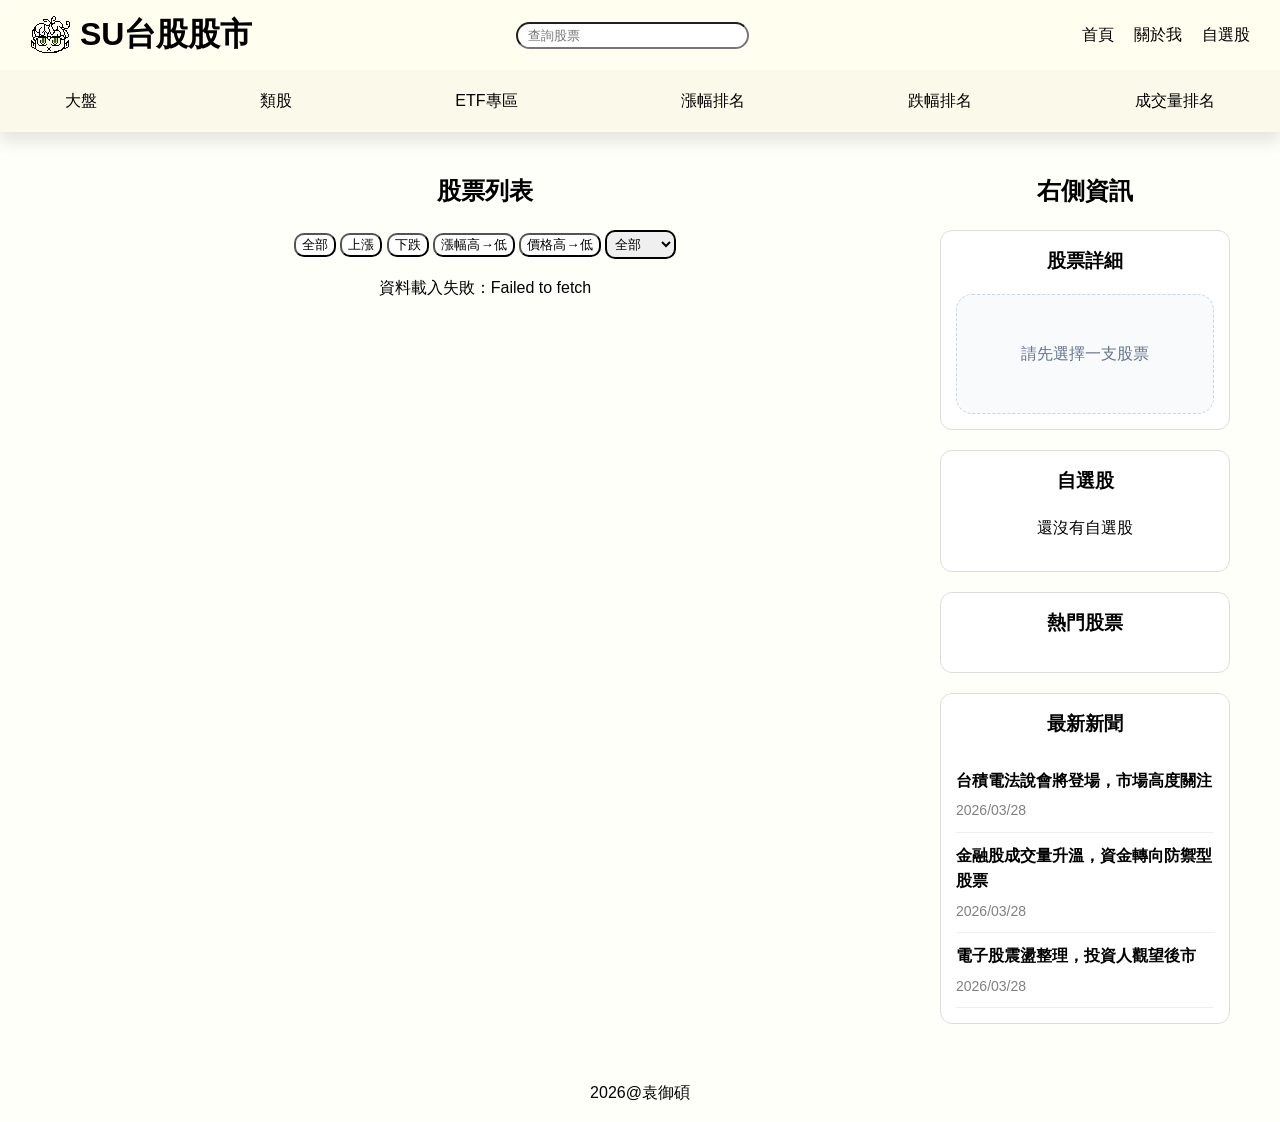
<file: stock-project/index.html>
<!DOCTYPE html>
<html lang="zh-Hant-TW">

<head>
    <meta charset="UTF-8">
    <meta name="viewport" content="width=device-width,initial-scale=1.0">
    <title>股票首頁</title>
    <link rel="stylesheet" href="style.css">

</head>

<body>
    <header class="header">
        <div class="header-left">
            <img src="img/su.png">
            <h1>SU台股股市</h1>

        </div>
        <div class="header-search">
            <input type="text" class="stock-input" placeholder="查詢股票">
        </div>
        <div class="header-nav">
            <a href="#">首頁</a>
            <a href="#">關於我</a>
            <a href="#">自選股</a>
        </div>

    </header>
    <nav>

        <a href="#">大盤</a>
        <a href="#">類股</a>
        <a href="#">ETF專區</a>
        <a href="#">漲幅排名</a>
        <a href="#">跌幅排名</a>
        <a href="#">成交量排名</a>

    </nav>
    <main>
        <section>
            <div class="main-content">
                <div class="left">
                    <h2>股票列表</h2>
                    <button class="filter-all filter">全部</button>
                    <button class="filter-up filter">上漲</button>
                    <button class="filter-down filter">下跌</button>
                    <button class="changeUp filter">漲幅高→低</button>
                    <button class="priceUp filter">價格高→低</button>
                    <select id="stock-select">
                        <option value="all">全部</option>
                        <option value="半導體">半導體</option>
                        <option value="電子">電子</option>
                        <option value="金融">金融</option>
                    </select>
                    <div class="stock-left"></div>
                </div>
                <aside class="right">
                    <h2>右側資訊</h2>
                    <div class="panel">
                        <h3>股票詳細</h3>
                        <div class="detail-box"></div>
                    </div>
                    <div class="panel">
                        <h3>自選股</h3>
                        <div class="favorite-list"></div>
                    </div>

                    <div class="panel">
                        <h3>熱門股票</h3>
                        <div class="hot-list"></div>
                    </div>

                    <div class="panel">
                        <h3>最新新聞</h3>
                        <div class="news-list"></div>
                    </div>

                </aside>
            </div>

        </section>
    </main>
    <footer>
        <p>2026@袁御碩</p>
    </footer>
    <script src="stocks.js"></script>
</body>

</html>
</file>
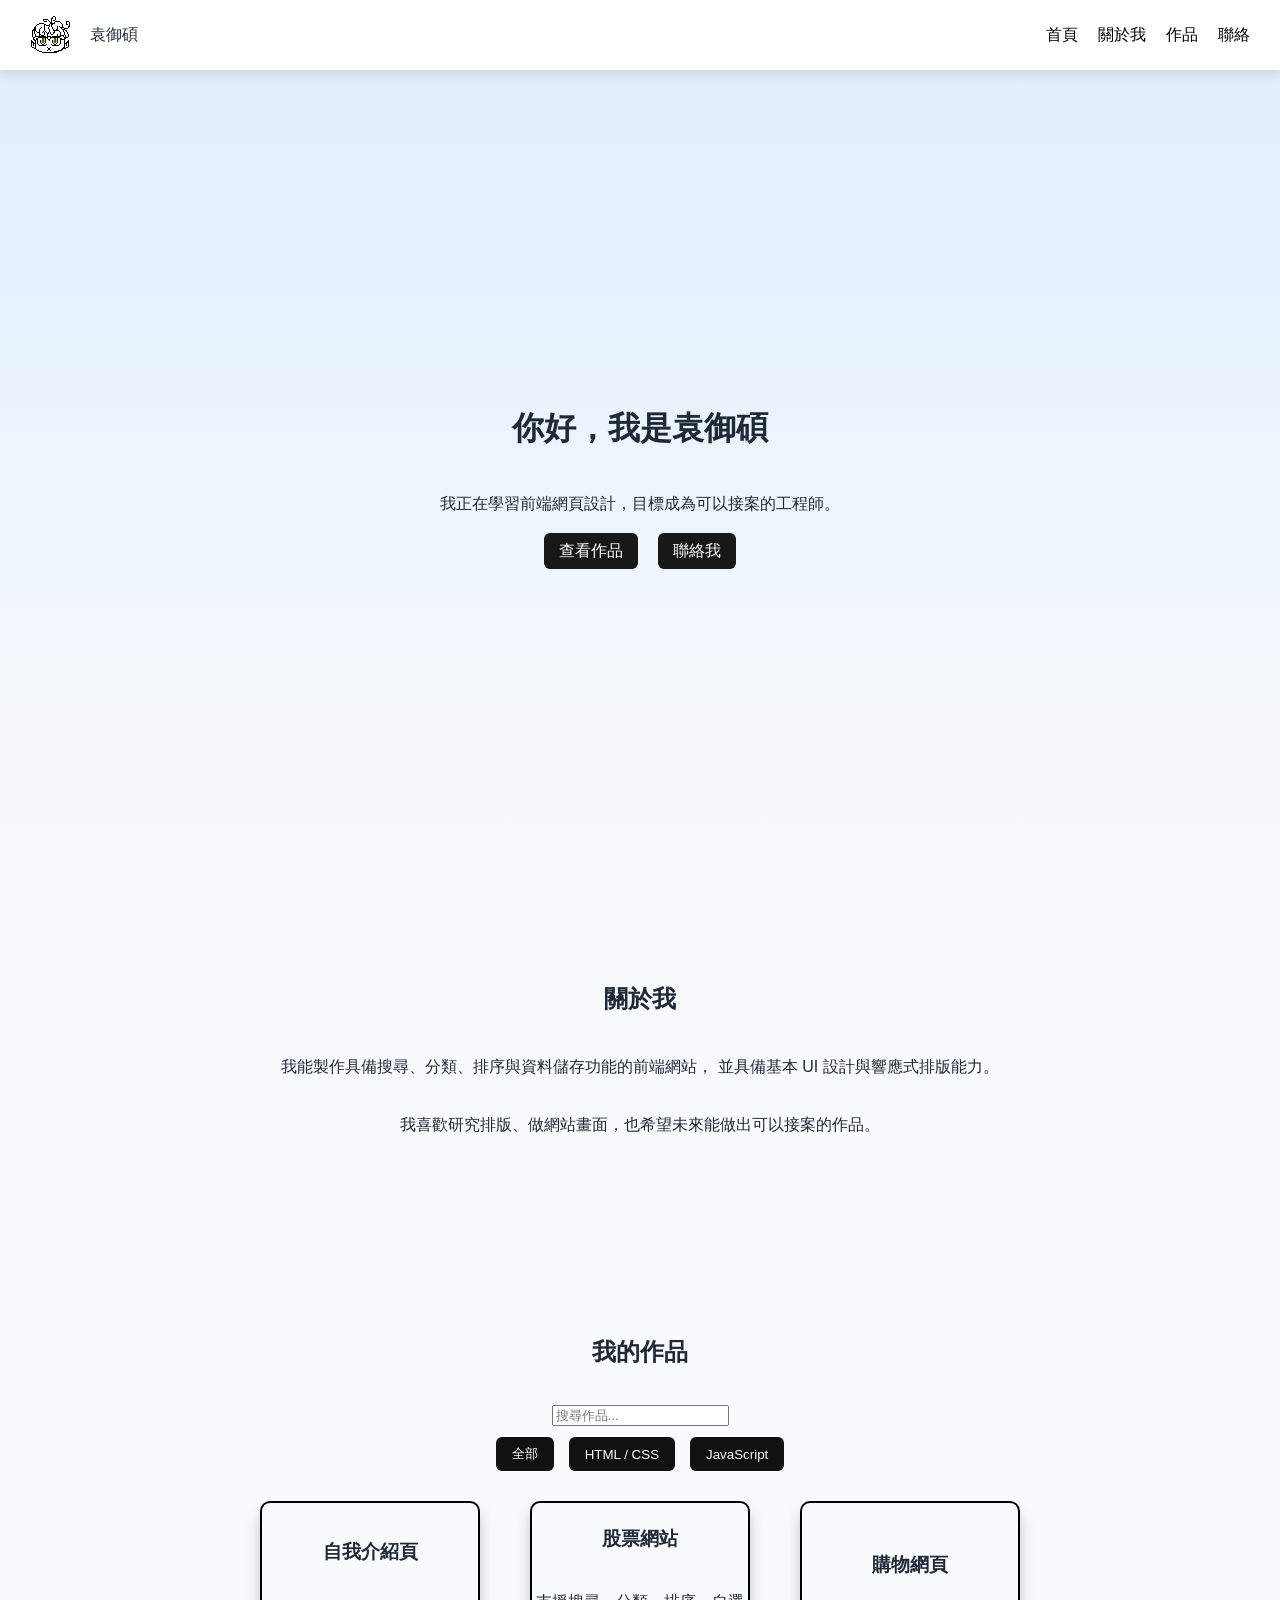
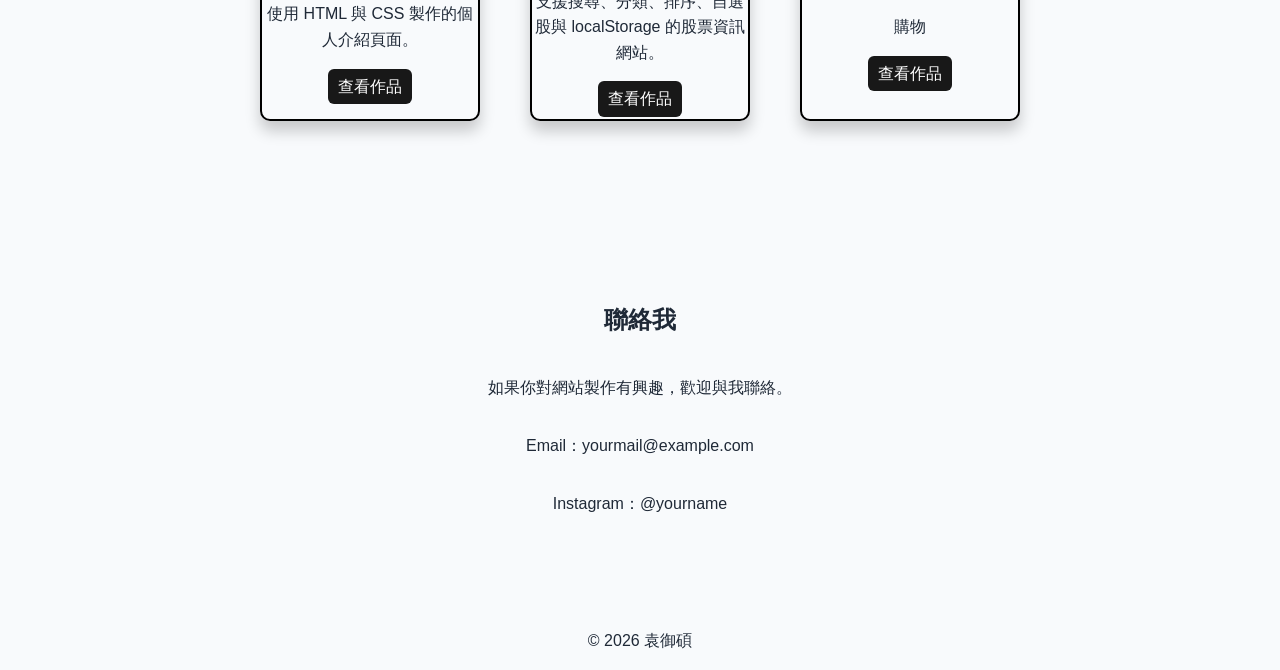
<file: 個人首頁/index.html>
<!DOCTYPE html>
<html lang="zh-Hant-TW">

<head>
    <meta charset="UTF-8">
    <meta name="viewport" content="width=device-width,initial-scale=1.0">
    <title>袁御碩 | 作品集</title>
    <link rel="stylesheet" href="me.css">
</head>

<body>
    <nav class="navbar">
        <div class="logo">
            <img src="img/su.png" alt="logo">
            <p>袁御碩</p>
        </div>
        <div class="nav-links">
            <a href="#home">首頁</a>
            <a href="#about">關於我</a>
            <a href="#projects">作品</a>
            <a href="#contact">聯絡</a>
        </div>
    </nav>

    <header class="hero" id="home">
        <h1>你好，我是袁御碩</h1>
        <p>我正在學習前端網頁設計，目標成為可以接案的工程師。</p>
        <div class="hero-buttons">
            <a href="#projects" class="btn">查看作品</a>
            <a href="#contact" class="btn btn-light">聯絡我</a>
        </div>
    </header>

    <section class="about" id="about">
        <h2>關於我</h2>
        <p>我能製作具備搜尋、分類、排序與資料儲存功能的前端網站，
            並具備基本 UI 設計與響應式排版能力。</p>
        <p>我喜歡研究排版、做網站畫面，也希望未來能做出可以接案的作品。</p>
    </section>

    <section class="projects" id="projects">
        <h2>我的作品</h2>
        <label><input type="text" class="search-input" placeholder="搜尋作品..."></label>
        <div class="filter-buttons">
            <button class="filter-all filter-btn" data-type="all">全部</button>
            <button class="filter-html filter-btn" data-type="html">HTML / CSS</button>
            <button class="filter-js filter-btn" data-type="javascript">JavaScript</button>
        </div>
        <div class="card-list"></div>

    </section>


    <section class="contact" id="contact">
        <h2>聯絡我</h2>
        <p>如果你對網站製作有興趣，歡迎與我聯絡。</p>
        <p>Email：yourmail@example.com</p>
        <p>Instagram：@yourname</p>
    </section>

    <footer class="footer">
        <p>© 2026 袁御碩</p>
    </footer>

    <script src="me.js"></script>
</body>

</html>
</file>
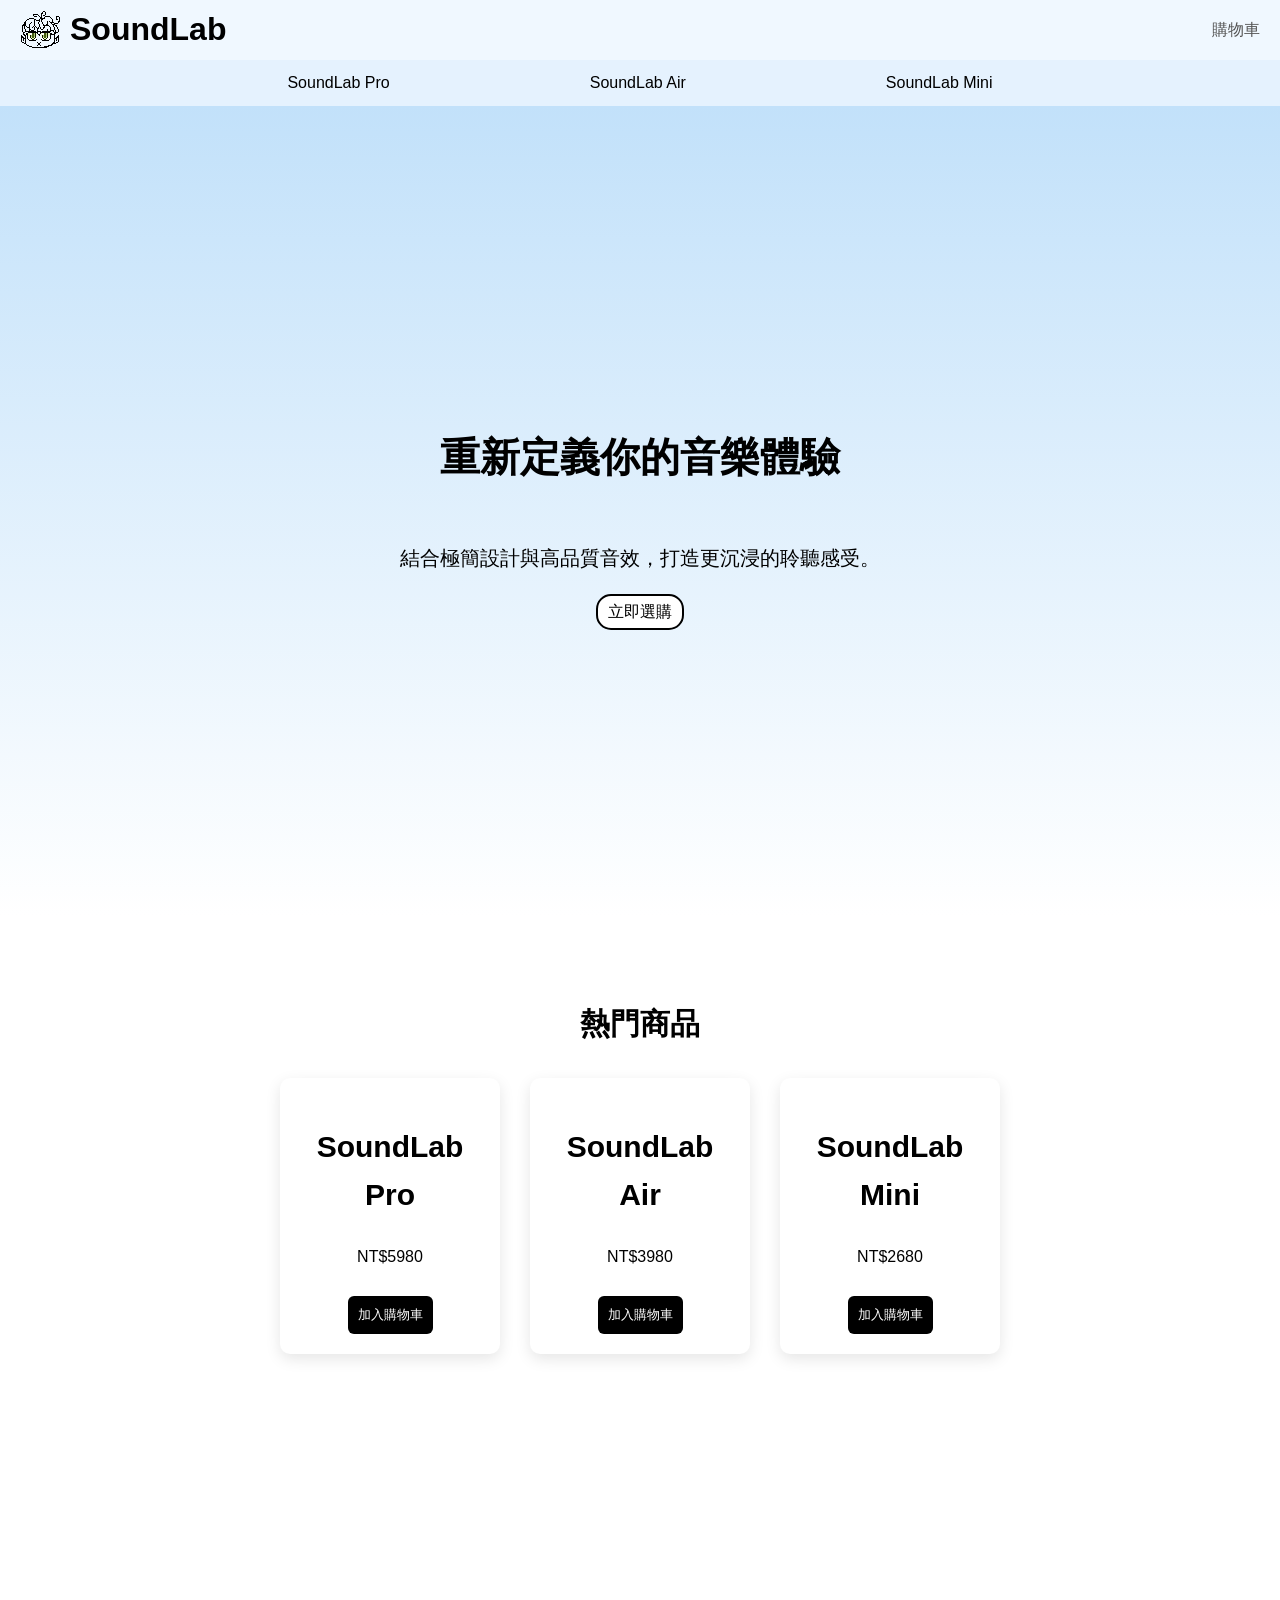
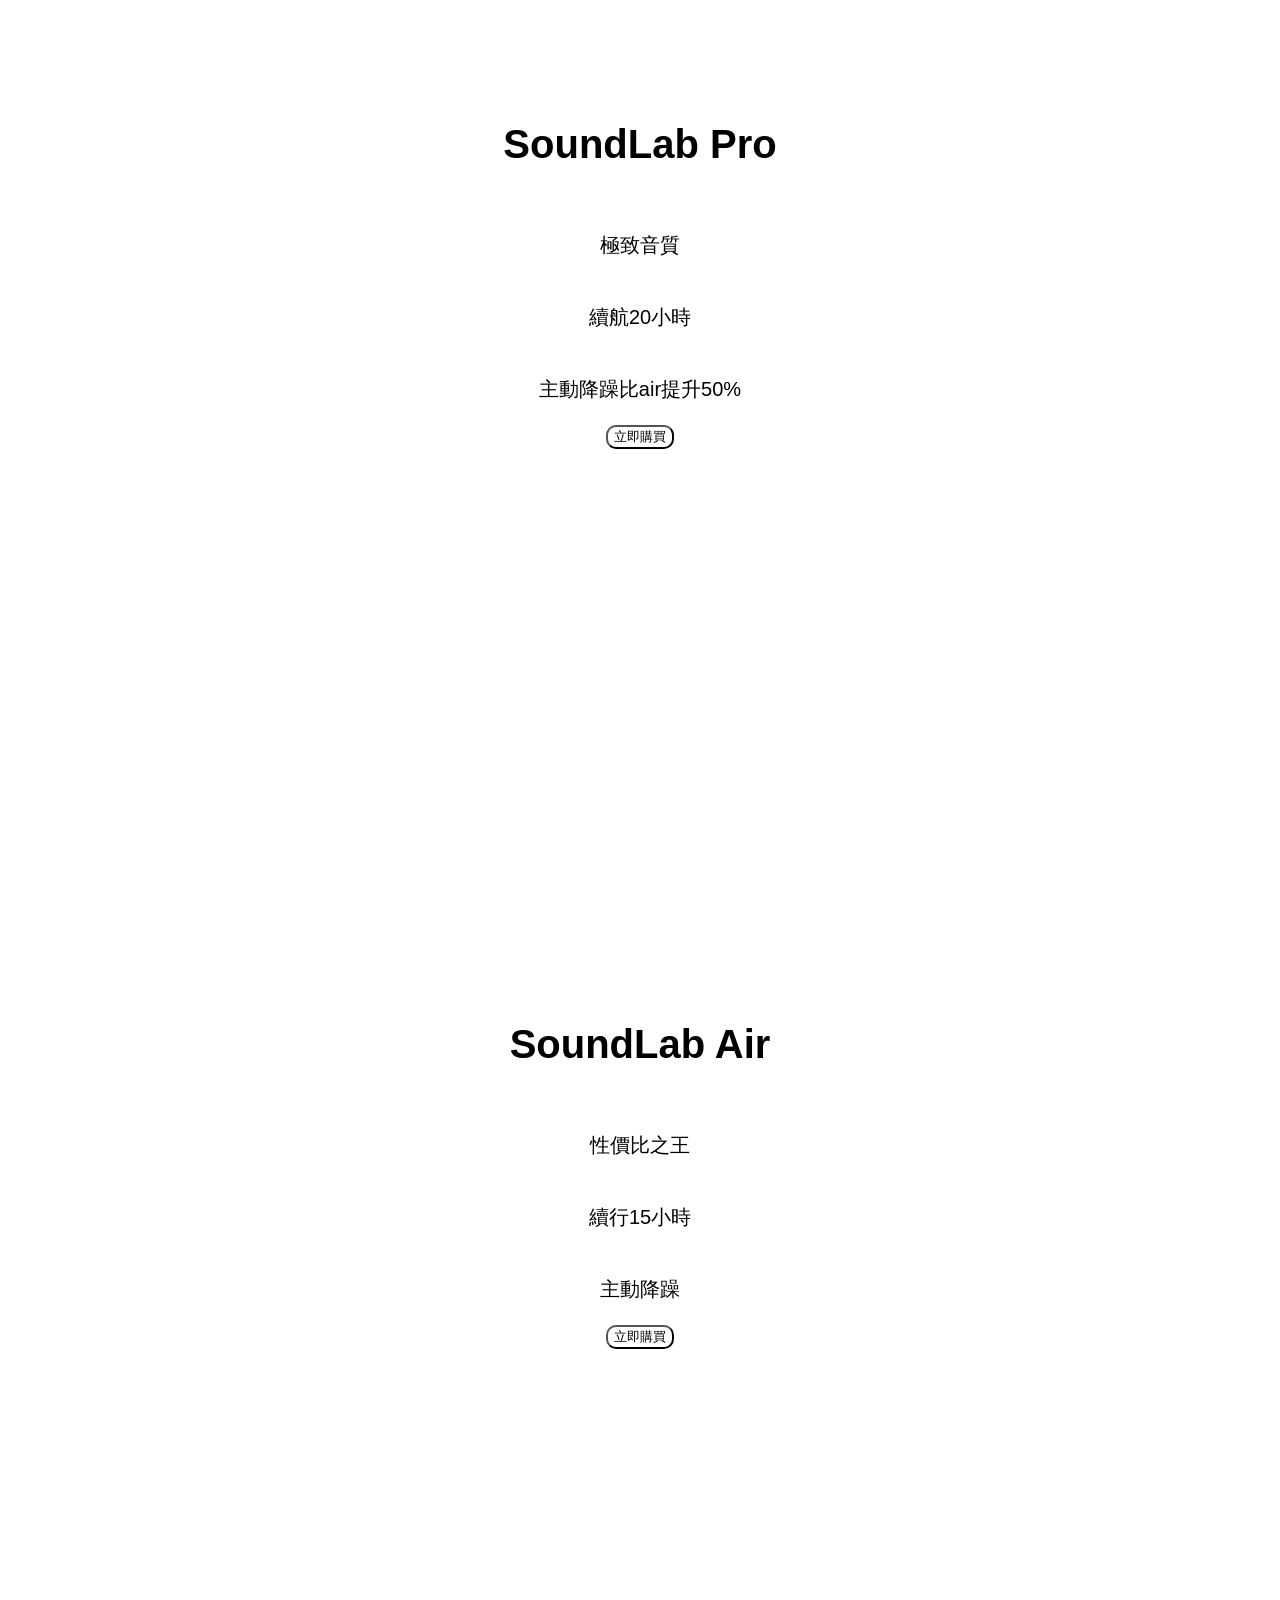
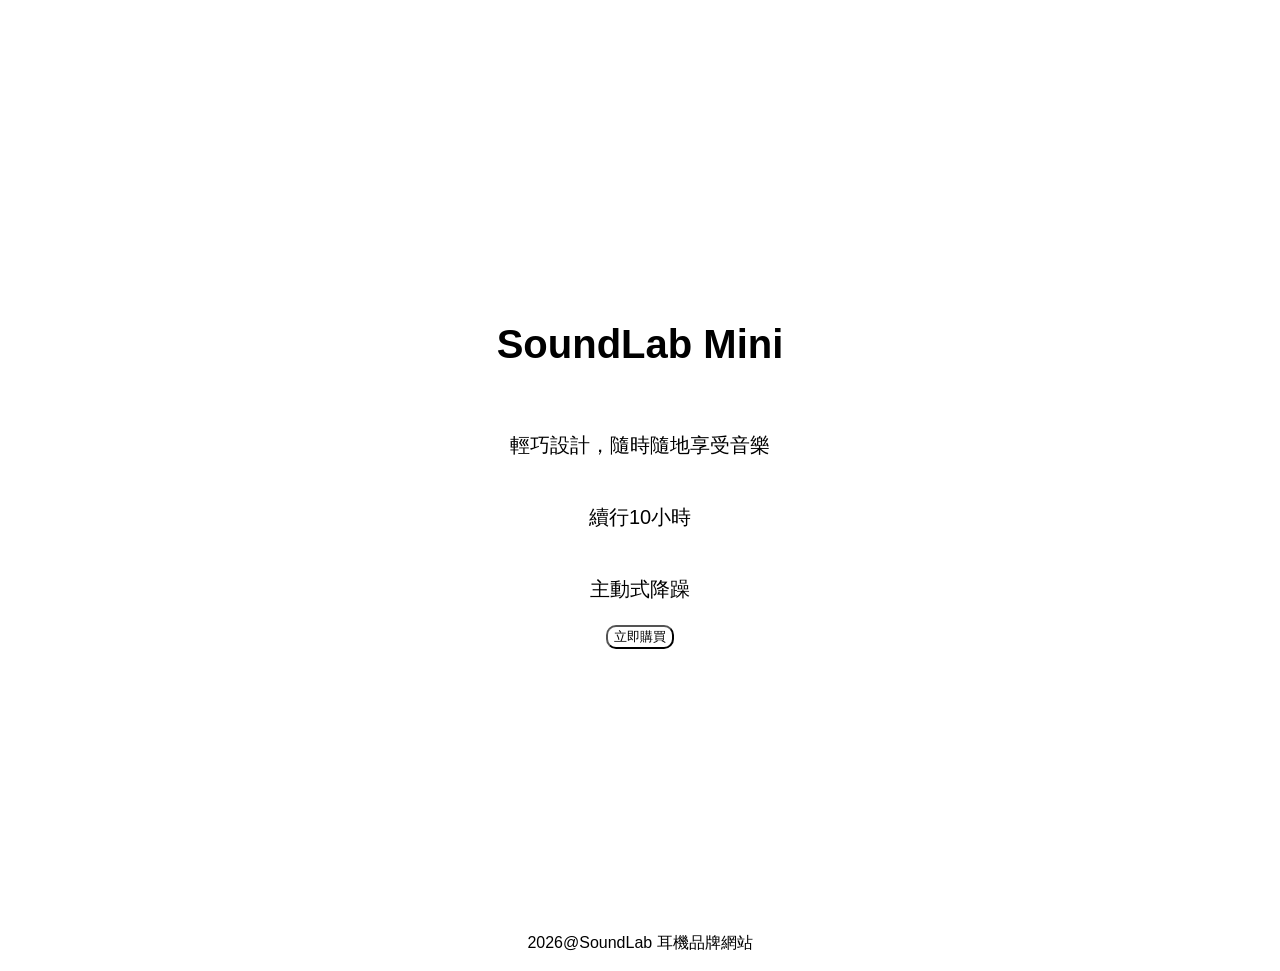
<file: 購物網頁/index.html>
<!DOCTYPE html>
<html lang="zh-Hant-TW">

<head>
    <meta charset="UTF-8">
    <link rel="stylesheet" href="style.css">
    <title>SoundLab 耳機品牌網站</title>
</head>

<body>
    <header>
        <div class="logo">
            <img src="img/su.png" alt="logo">
            <h1>SoundLab</h1>
        </div>
        <div class="header-a">
            <a href="#">購物車</a>
        </div>
    </header>
    <nav>
        <a href="#Pro">SoundLab Pro</a>
        <a href="#Air">SoundLab Air</a>
        <a href="#Mini">SoundLab Mini</a>
    </nav>
    <main>
        <section>
            <div class="hero">
                <h2>重新定義你的音樂體驗</h2>
                <p>結合極簡設計與高品質音效，打造更沉浸的聆聽感受。</p>
                <a href="#Pro">立即選購</a>
            </div>
        </section>
        <section class="products">
            <h2>熱門商品</h2>

            <div class="product-list"></div>
        </section>
        <section>
            <div class="SoundLab-Pro" id="Pro">
                <h2>SoundLab Pro</h2>
                <p>極致音質</p>
                <p>續航20小時</p>
                <p>主動降躁比air提升50%</p>
                <button id="Pro">立即購買</button>
            </div>
            <div class="SoundLab-Air" id="Air">
                <h2>SoundLab Air</h2>
                <p>性價比之王</p>
                <p>續行15小時</p>
                <p>主動降躁</p>
                <button id="Air">立即購買</button>
            </div>
            <div class="SoundLab-Mini" id="Mini">
                <h2>SoundLab Mini</h2>
                <p>輕巧設計，隨時隨地享受音樂</p>
                <p>續行10小時</p>
                <p>主動式降躁</p>
                <button id="Mini">立即購買</button>
            </div>
        </section>
    </main>
    <footer>
        <p>2026@SoundLab 耳機品牌網站</p>
    </footer>
    <script src="js/shop.js"></script>
</body>

</html>
</file>
<file: stock-project/style.css>
* {
    box-sizing: border-box;
}

body {
    margin: 0;
    font-family: Arial, Helvetica, sans-serif;
    color: black;
    line-height: 1.6;
    text-align: center;
    background-color: rgb(255, 255, 250);
}

.header {
    display: flex;
    justify-content: space-between;
    align-items: center;
    padding: 2px 20px;
    background-color: rgb(255, 254, 239);
    padding: 10px 30px;
    position: sticky;
    top: 0;
    backdrop-filter: blur(8px);
    height: 70px;
    border-radius: 5px;
    z-index: 1000;

}

.header-left {
    display: flex;
    justify-content: center;
    align-items: center;
    gap: 10px;

}

.header-search {
    display: flex;
    justify-content: center;
    align-items: center;
}

.stock-input {
    padding: 4px 50px 4px 10px;
    margin: 0 80px 0 10px;
    border-radius: 20px;
}

.header-nav {
    display: flex;
    justify-content: center;
    align-items: center;
    gap: 20px;
}

.header-nav a {
    color: black;
    text-decoration: none;
}

.header-nav a:hover {
    color: red;
}

nav {
    display: flex;
    justify-content: space-between;
    align-items: center;
    background-color: rgb(251, 250, 234);
    padding: 10px 50px 10px 50px;
    box-shadow: 0 10px 15px rgba(0, 0, 0, 0.1);
    position: sticky;
    top: 0;
}

nav a {
    text-decoration: none;
    color: black;
    padding: 8px 15px;
    border-radius: 20px;
    transition: 0.3s;
}

nav a:hover {
    background: black;
    color: white;
}

.stock-item {
    display: flex;
    justify-content: space-between;
    align-items: center;
    padding: 15px 40px;
    border-bottom: 1px solid #ddd;
}

.stock-item:hover {
    background: #f5f5f5;
}

.up {
    color: red;
}

.down {
    color: green;
}

.main-content {
    display: flex;
    gap: 20px;
    padding: 20px 50px;
}

.left {
    flex: 3;
}

.right {
    flex: 1;
}


.stock-data {
    text-align: right;
}

.stock-info {
    text-align: left;
}

button {
    background-color: white;
    border-radius: 10px;
}

button:hover {
    background-color: black;
    color: white;
}

.active {
    background-color: black;
    color: white;
}

select {
    padding: 4px;
    border-radius: 10px;
    border: 2px solid black;
}

@media (max-width: 768px) {
    .header {
        flex-direction: column;
        height: auto;
        padding: 15px;
        gap: 10px;
    }

    .header-left {
        flex-direction: column;
        gap: 5px;
    }

    .header-search {
        width: 100%;
    }

    .stock-input {
        width: 100%;
        margin: 0;
        padding: 10px 15px;
    }

    .header-nav {
        flex-wrap: wrap;
        gap: 10px;
    }

    nav {
        flex-wrap: wrap;
        justify-content: center;
        gap: 10px;
        padding: 15px;
    }

    nav a {
        padding: 6px 12px;
        font-size: 14px;
    }

    .main-content {
        flex-direction: column;
        padding: 15px;
    }

    .left,
    .right {
        width: 100%;
    }

    .stock-item {
        flex-direction: column;
        align-items: flex-start;
        gap: 10px;
        padding: 15px 20px;
    }

    .stock-data {
        text-align: left;
    }

    button,
    select {
        margin-top: 10px;
    }
}

.panel {
    background: white;
    border: 1px solid #ddd;
    border-radius: 12px;
    padding: 15px;
    margin-bottom: 20px;
}

.panel h3 {
    margin-top: 0;
}

.news-item {
    text-align: left;
    border-bottom: 1px solid #eee;
    padding: 10px 0;
}

.news-item h4 {
    margin: 0 0 6px 0;
    font-size: 16px;
}

.news-item p {
    margin: 0;
    color: gray;
    font-size: 14px;
}
.detail-card{
    background: linear-gradient(135deg, #ffffff, #f8fbff);
    border: 1px solid #dbe5f0;
    border-radius: 16px;
    padding: 20px;
    box-shadow: 0 10px 20px rgba(0,0,0,0.08);
    text-align: left;
}

.detail-top h3{
    margin: 0;
    font-size: 24px;
    color: #1e3a8a;
}

.detail-top p{
    margin: 4px 0 0 0;
    color: #666;
}

.detail-middle{
    margin: 20px 0;
    padding: 16px 0;
    border-top: 1px solid #eee;
    border-bottom: 1px solid #eee;
}

.detail-price{
    margin: 0;
    font-size: 32px;
    font-weight: bold;
    color: #111;
}

.detail-change{
    margin: 8px 0 0 0;
    font-size: 20px;
    font-weight: bold;
}

.detail-bottom{
    display: flex;
    justify-content: space-between;
    align-items: center;
    font-size: 16px;
}

.detail-bottom span{
    color: #666;
}
.detail-empty{
    background: #f8fafc;
    border: 1px dashed #cbd5e1;
    border-radius: 16px;
    padding: 30px 20px;
    color: #64748b;
}
</file>
<file: 個人首頁/me.css>
* {
    box-sizing: border-box;
}

body {
    margin: 0;
    font-family: Arial, Helvetica, sans-serif;
    background-color: #f8fafc;
    color: #1f2937;
    line-height: 1.6;
    text-align: center;
}

.navbar {
    display: flex;
    justify-content: space-between;
    align-items: center;
    padding: 10px 30px;
    background-color: rgba(255, 255, 255, 0.85);
    box-shadow: 0 5px 10px rgba(0, 0, 0, 0.1);
    position: sticky;
    top: 0;
    backdrop-filter: blur(8px);
    height: 70px;
}

.logo {

    display: flex;
    justify-content: center;
    align-items: center;
    gap: 20px;
}

.nav-links {
    display: flex;
    justify-content: center;
    align-items: center;
    gap: 20px;
}

.nav-links a {
    text-decoration: none;
    color: black;
}

.nav-links a:hover {
    color: #ff0000;
}

.hero {
    display: flex;
    flex-direction: column;
    justify-content: center;
    align-items: center;
    height: 90vh;
    background: linear-gradient(#e1effc, #f8fafc);
}

.hero-buttons {
    display: flex;
    justify-content: center;
    align-items: center;
    gap: 20px;
}

.hero-buttons a {
    text-decoration: none;
    color: white;
    background: rgb(24, 24, 24);
    padding: 5px 15px;
    border-radius: 6px;
}

.hero-buttons a:hover {
    color: #ff0000;
}

.about {
    display: flex;
    justify-content: center;
    align-items: center;
    flex-direction: column;
    padding: 80px 20px;
}

.projects {
    display: flex;
    justify-content: center;
    align-items: center;
    flex-direction: column;
    padding: 80px 20px;
}

.card-list {
    display: grid;
    grid-template-columns: repeat(3, 1fr);
    gap: 50px;
}

.card {
    display: flex;
    flex-direction: column;
    justify-content: center;
    align-items: center;
    width: 220px;
    height: 220px;
    border: 2px solid black;
    border-radius: 10px;
    box-shadow: 0 10px 15px rgba(0, 0, 0, 0.2);
    transition: 0.3s;
}

.card:hover {
    transform: translateY(-10px) scale(1.05);
    box-shadow: 0 15px 20px rgba(0, 0, 0, 0.3);
}

.card a {
    text-decoration: none;
    color: white;
    background: rgb(24, 24, 24);
    border-radius: 6px;
    padding: 5px 10px;
}

.card a:hover {
    color: #ff0000;
}

.contact{
    display: flex;
    flex-direction: column;
    justify-content: center;
    align-items: center;
    padding: 80px 20px;
}
.filter-buttons {
    display: flex;
    justify-content: center;
    gap: 15px;
    margin-bottom: 30px;
}

.filter-btn {
    padding: 8px 16px;
    border: none;
    border-radius: 6px;
    background-color: #111;
    color: white;
    cursor: pointer;
}

.filter-btn:hover {
    background-color: #333;
}
.filter-btn.active {
    background-color: #ff0000;
    color: white;
}
label{
    margin: 10px;
}
@media (max-width: 768px){
    .card-list{
        grid-template-columns: 1fr;
    }

    .navbar{
        flex-direction: column;
        height: auto;
        padding: 15px;
    }

    .nav-links{
        flex-wrap: wrap;
    }
}
</file>
<file: 購物網頁/style.css>
*{
    box-sizing: border-box;
}
body{
    font-family: Arial, Helvetica, sans-serif;
    margin: 0;
    line-height: 1.6;
    text-align: center;
}
header{
    display: flex;
    justify-content: space-between;
    align-items: center;
    background-color: aliceblue;
    padding: 0 20px;
    height: 60px;
    position: sticky;
    top: 0;
    z-index: 1000;
    
}
.logo{
    display: flex;
    justify-content: center;
    align-items: center;
    gap: 10px;
}
.header-a{
display: flex;
justify-content: center;
align-items: center;
}
.header-a a{
    text-decoration: none;
    color:rgb(83, 83, 83);
    transition: 0.3s;
}
.header-a a:hover{
    color: red;
}
nav{
    display: flex;
    justify-content: center;
    align-items: center;
    background-color: rgb(229, 242, 254);
    gap: 200px;
    padding: 10px;
}
nav a{
    text-decoration: none;
    color: black;
    transition: 0.3s;
}
nav a:hover{
    color: rgb(42, 87, 165);
}
.hero{
    display: flex;
    flex-direction: column;
    justify-content: center;
    align-items: center;
    height: 90vh;
    background: linear-gradient(rgb(194, 225, 250),rgb(255,255,255) );
}
.hero h2{
    font-size: 40px;
    transition: 0.6s;
}
.hero p{
    font-size: 20px;
}
.hero a{
    padding: 3px 10px;
    border-radius: 15px;
    border: 2px solid black;
    background-color: white;
    color: black;
    text-decoration: none;
}
.hero a:hover{
    color: white;
    background-color: black;
}
.SoundLab-Pro{
    display: flex;
    flex-direction: column;
    justify-content: center;
    align-items: center;
    height: 100vh;
}
.SoundLab-Pro h2,.SoundLab-Air h2,.SoundLab-Mini h2{
    font-size: 40px;
}
.SoundLab-Pro p,.SoundLab-Air p,.SoundLab-Mini p{
    font-size: 20px;
}
.SoundLab-Pro button,.SoundLab-Air button,.SoundLab-Mini button{
    background-color: white;
    border-radius: 10px;
}
.SoundLab-Pro button:hover,.SoundLab-Air button:hover,.SoundLab-Mini button:hover{
    background-color:black;
    color: white;
}

.SoundLab-Air{
    display: flex;
    flex-direction: column;
    justify-content: center;
    align-items: center;
    height: 100vh;
}
.SoundLab-Mini{
    display: flex;
    flex-direction: column;
    justify-content: center;
    align-items: center;
    height: 100vh;
}

.products{
    padding: 60px 20px;
}

.products h2{
    font-size: 30px;
}

.product-list{
    display: flex;
    justify-content: center;
    gap: 30px;
    margin-top: 30px;
}

.card{
    background-color: white;
    width: 220px;
    padding: 20px;
    border-radius: 10px;
    box-shadow: 0 5px 15px rgba(0,0,0,0.1);
    transition: 0.3s;
}

.card:hover{
    transform: translateY(-10px);
}

.card button{
    margin-top: 10px;
    padding: 10px;
    border: none;
    background-color: black;
    color: white;
    border-radius: 6px;
}
</file>
